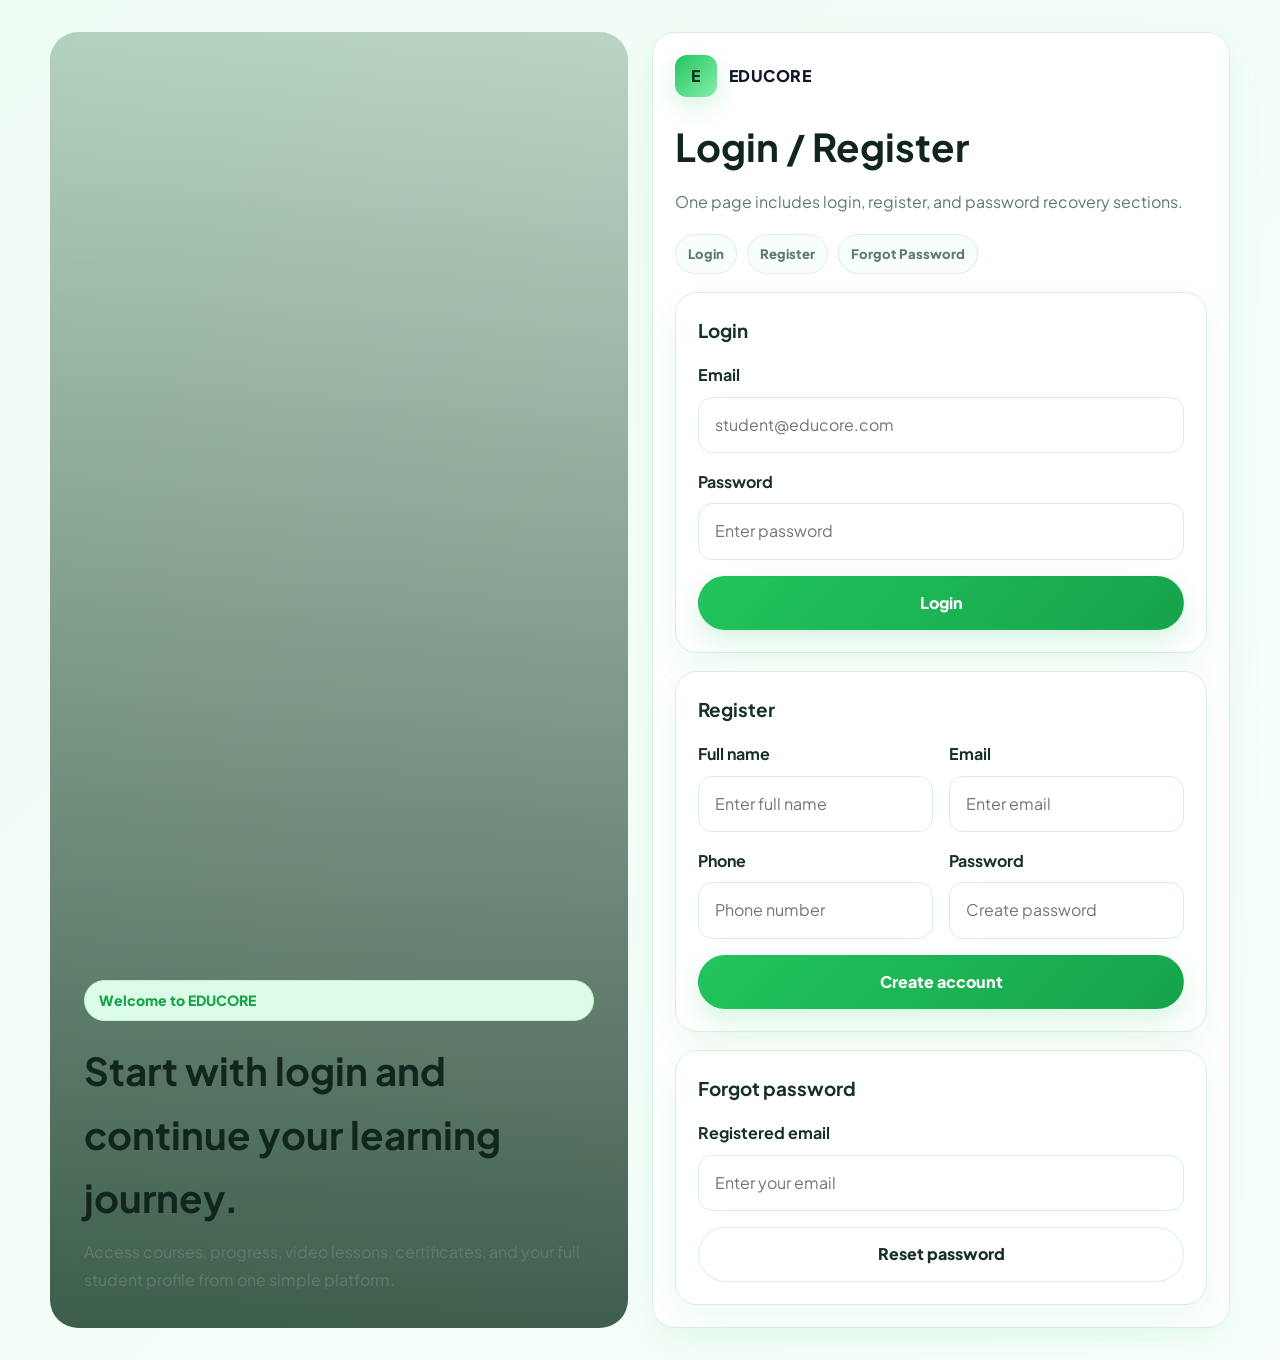
<file: login.html>
<!DOCTYPE html>
<html lang="en">
<head>
  <meta charset="UTF-8"/>
  <meta name="viewport" content="width=device-width, initial-scale=1.0"/>
  <title>EDUCORE Login</title>
  <link rel="preconnect" href="https://fonts.googleapis.com">
  <link rel="preconnect" href="https://fonts.gstatic.com" crossorigin>
  <link href="https://fonts.googleapis.com/css2?family=Plus+Jakarta+Sans:wght@400;500;600;700;800&display=swap" rel="stylesheet">
  <link rel="stylesheet" href="style.css"/>
</head>
<body>
  <section class="auth-wrap">
    <div class="container auth-grid">
      <div class="auth-banner">
        <span class="kicker">Welcome to EDUCORE</span>
        <h2>Start with login and continue your learning journey.</h2>
        <p>Access courses, progress, video lessons, certificates, and your full student profile from one simple platform.</p>
      </div>

      <div class="auth-card">
        <div class="logo" style="margin-bottom:18px">
          <span class="logo-mark">E</span><span>EDUCORE</span>
        </div>

        <h2 style="margin-bottom:10px">Login / Register</h2>
        <p>One page includes login, register, and password recovery sections.</p>

        <div class="inline-actions" style="margin-top:18px;margin-bottom:8px">
          <a class="chip" href="#login-box">Login</a>
          <a class="chip" href="#register-box">Register</a>
          <a class="chip" href="#forgot-box">Forgot Password</a>
        </div>

        <div id="login-box" class="profile-card" style="margin-top:18px">
          <h3>Login</h3>
          <form class="form-grid">
            <div class="field full">
              <label>Email</label>
              <input type="email" placeholder="student@educore.com">
            </div>
            <div class="field full">
              <label>Password</label>
              <input type="password" placeholder="Enter password">
            </div>
            <div class="field full">
              <a class="btn btn-primary" href="index.html">Login</a>
            </div>
          </form>
        </div>

        <div id="register-box" class="profile-card" style="margin-top:18px">
          <h3>Register</h3>
          <form class="form-grid">
            <div class="field">
              <label>Full name</label>
              <input type="text" placeholder="Enter full name">
            </div>
            <div class="field">
              <label>Email</label>
              <input type="email" placeholder="Enter email">
            </div>
            <div class="field">
              <label>Phone</label>
              <input type="text" placeholder="Phone number">
            </div>
            <div class="field">
              <label>Password</label>
              <input type="password" placeholder="Create password">
            </div>
            <div class="field full">
              <a class="btn btn-primary" href="index.html">Create account</a>
            </div>
          </form>
        </div>

        <div id="forgot-box" class="profile-card" style="margin-top:18px">
          <h3>Forgot password</h3>
          <form class="form-grid">
            <div class="field full">
              <label>Registered email</label>
              <input type="email" placeholder="Enter your email">
            </div>
            <div class="field full">
              <a class="btn btn-secondary" href="#">Reset password</a>
            </div>
          </form>
        </div>
      </div>
    </div>
  </section>
</body>
</html>
</file>
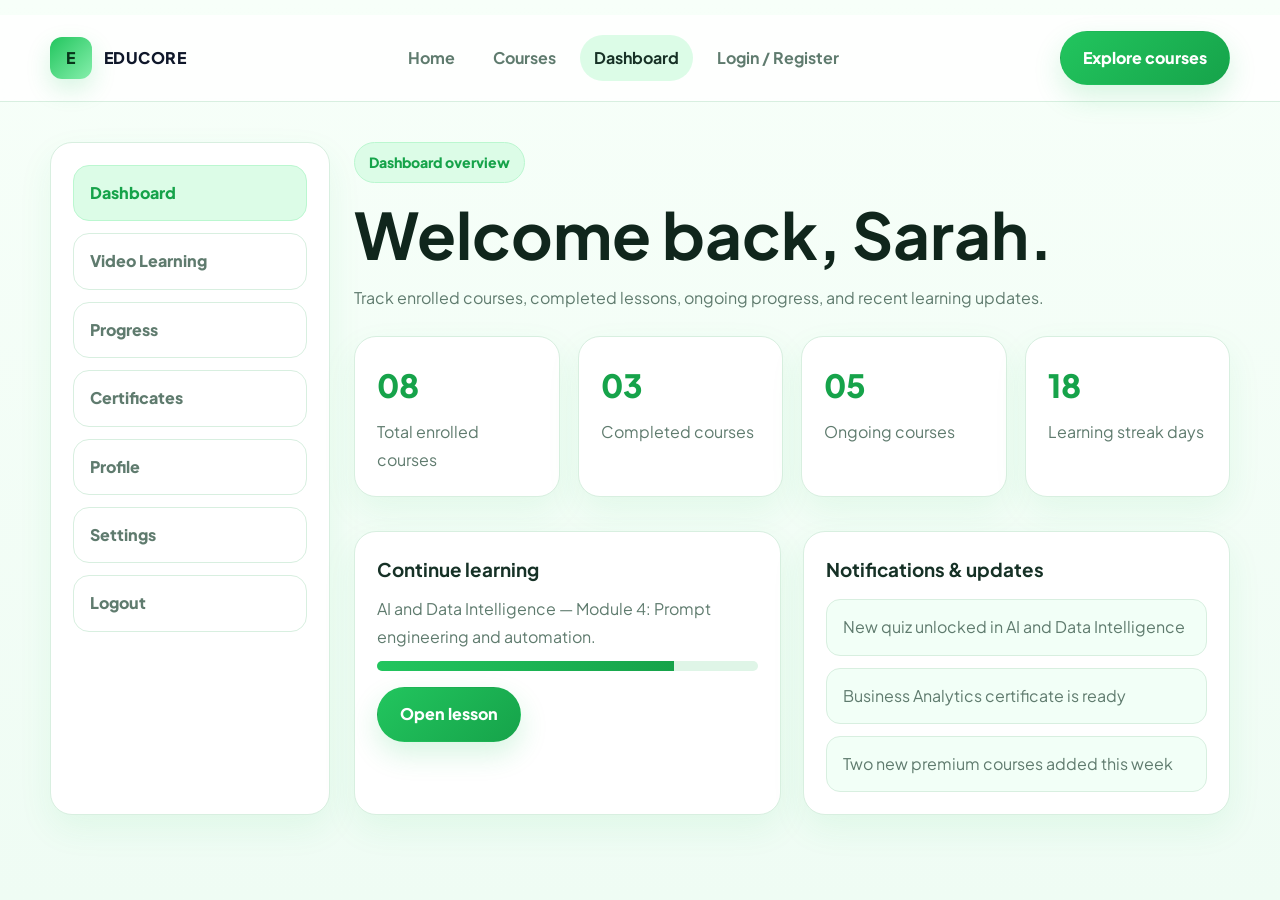
<file: student-panel.html>
<!DOCTYPE html>
<html lang="en">
<head>
  <meta charset="UTF-8"/>
  <meta name="viewport" content="width=device-width, initial-scale=1.0"/>
  <title>EDUCORE Student Panel</title>
  <link rel="preconnect" href="https://fonts.googleapis.com">
  <link rel="preconnect" href="https://fonts.gstatic.com" crossorigin>
  <link href="https://fonts.googleapis.com/css2?family=Plus+Jakarta+Sans:wght@400;500;600;700;800&display=swap" rel="stylesheet">
  <link rel="stylesheet" href="style.css"/>
</head>
<body>
<header class="topbar">
  <div class="container nav">
    <a class="logo" href="index.html"><span class="logo-mark">E</span><span>EDUCORE</span></a>
    <nav class="nav-links">
      <a data-nav href="index.html">Home</a>
      <a data-nav href="courses.html">Courses</a>
      <a data-nav href="student-panel.html">Dashboard</a>
      <a data-nav href="login.html">Login / Register</a>
    </nav>
    <a class="btn btn-primary" href="courses.html">Explore courses</a>
  </div>
</header>

<section class="panel-wrap">
  <div class="container panel-grid">
    <aside class="sidebar-card">
      <a href="#" class="side-link active" data-panel-link="dashboard">Dashboard</a>
      <a href="#" class="side-link" data-panel-link="video-learning">Video Learning</a>
      <a href="#" class="side-link" data-panel-link="progress">Progress</a>
      <a href="#" class="side-link" data-panel-link="certificate">Certificates</a>
      <a href="#" class="side-link" data-panel-link="profile">Profile</a>
      <a href="#" class="side-link" data-panel-link="settings">Settings</a>
      <a href="login.html" class="side-link">Logout</a>
    </aside>

    <main>
      <section id="dashboard" class="panel-section active">
        <span class="kicker">Dashboard overview</span>
        <h1>Welcome back, Sarah.</h1>
        <p>Track enrolled courses, completed lessons, ongoing progress, and recent learning updates.</p>

        <div class="stats" style="margin-top:24px">
          <div class="stat"><strong>08</strong><p>Total enrolled courses</p></div>
          <div class="stat"><strong>03</strong><p>Completed courses</p></div>
          <div class="stat"><strong>05</strong><p>Ongoing courses</p></div>
          <div class="stat"><strong>18</strong><p>Learning streak days</p></div>
        </div>

        <div class="grid-2 section" style="padding-bottom:0">
          <article class="card">
            <h3>Continue learning</h3>
            <p>AI and Data Intelligence — Module 4: Prompt engineering and automation.</p>
            <div class="progress"><span style="width:78%"></span></div>
            <div class="inline-actions" style="margin-top:16px">
              <a class="btn btn-primary" href="#" data-panel-link="video-learning">Open lesson</a>
            </div>
          </article>

          <article class="notification-card">
            <h3>Notifications & updates</h3>
            <ul class="list">
              <li>New quiz unlocked in AI and Data Intelligence</li>
              <li>Business Analytics certificate is ready</li>
              <li>Two new premium courses added this week</li>
            </ul>
          </article>
        </div>
      </section>

      <section id="video-learning" class="panel-section">
        <span class="kicker">Video learning</span>
        <h2>Applied AI lesson player</h2>
        <div class="grid-2 section" style="padding-top:24px;padding-bottom:0">
          <article class="video-card">
            <div class="video-screen">
              <div class="floating-box" style="position:static;width:100%">
                <span class="tag">Now playing</span>
                <h3>Module 4: Prompt engineering and automation</h3>
                <p>Watch the lecture, continue to next lesson, or mark this one complete.</p>
              </div>
            </div>
            <div class="inline-actions" style="margin-top:18px">
              <a class="btn btn-secondary" href="#">Previous lesson</a>
              <a class="btn btn-primary" href="#">Next lesson</a>
              <a class="btn btn-secondary" href="#">Mark complete</a>
            </div>
          </article>

          <article class="card">
            <h3>Lesson list</h3>
            <ul class="list">
              <li>Lesson 1: AI fundamentals</li>
              <li>Lesson 2: Data preparation</li>
              <li>Lesson 3: Model basics</li>
              <li>Lesson 4: Prompt engineering</li>
              <li>Lesson 5: Project walkthrough</li>
            </ul>
          </article>
        </div>
      </section>

      <section id="progress" class="panel-section">
        <span class="kicker">Progress tracking</span>
        <h2>Overall and course-wise learning progress.</h2>
        <div class="grid-2 section" style="padding-top:24px;padding-bottom:0">
          <article class="progress-card">
            <h3>Overall progress</h3>
            <span class="progress-number">68%</span>
            <div class="progress"><span style="width:68%"></span></div>
          </article>

          <article class="progress-card">
            <h3>Completion indicators</h3>
            <ul class="list">
              <li>Completed courses: 03</li>
              <li>Certificates earned: 03</li>
              <li>Premium courses active: 02</li>
            </ul>
          </article>

          <article class="progress-card">
            <h3>Course-wise breakdown</h3>
            <ul class="list">
              <li>AI and Data Intelligence<div class="progress"><span style="width:78%"></span></div></li>
              <li>UI/UX Design Systems<div class="progress"><span style="width:72%"></span></div></li>
              <li>Healthcare Foundations<div class="progress"><span style="width:46%"></span></div></li>
              <li>Business Analytics<div class="progress"><span style="width:100%"></span></div></li>
            </ul>
          </article>
        </div>
      </section>

      <section id="certificate" class="panel-section">
        <span class="kicker">Certificates</span>
        <h2>Display and download verified completion certificates.</h2>
        <div class="certificate-card" style="margin-top:24px">
          <div class="cert-preview">
            <h2>Certificate of Completion</h2>
            <p>This certifies that</p>
            <h3 style="font-size:2rem;margin:10px 0">Sarah</h3>
            <p>has successfully completed</p>
            <h3>Business Analytics</h3>
            <p>Completion date: 03 April 2026</p>
          </div>
          <div class="inline-actions" style="margin-top:18px;justify-content:center">
            <a class="btn btn-primary" href="#">Download certificate</a>
          </div>
        </div>
      </section>

      <section id="profile" class="panel-section">
        <span class="kicker">Profile page</span>
        <h2>Structured user profile integrated with progress and dashboard.</h2>

        <div class="grid-2 section" style="padding-top:24px;padding-bottom:0">
          <article class="profile-card">
            <div class="profile-head">
              <div class="avatar">SH</div>
              <div>
                <h3>Sarah</h3>
                <p>sarah@educore.com</p>
                <p>Focused learner exploring AI, product design, and business strategy for career growth.</p>
              </div>
            </div>
          </article>

          <article class="profile-card">
            <h3>Achievements</h3>
            <ul class="list">
              <li>Certificates earned: 03</li>
              <li>Completed courses: 03</li>
              <li>Learning streak: 18 days</li>
              <li>Premium member status active</li>
            </ul>
          </article>

          <article class="profile-card">
            <h3>Personal information</h3>
            <form class="form-grid">
              <div class="field">
                <label>Username</label>
                <input type="text" value="Sarah">
              </div>
              <div class="field">
                <label>Phone number</label>
                <input type="text" value="+91 98765 43210">
              </div>
              <div class="field full">
                <label>Short bio</label>
                <textarea rows="4">Interested in AI systems, UI/UX, and online education growth.</textarea>
              </div>
              <div class="field full">
                <a class="btn btn-primary" href="#">Edit profile</a>
              </div>
            </form>
          </article>

          <article class="profile-card">
            <h3>Enrolled courses</h3>
            <ul class="list">
              <li>AI and Data Intelligence<div class="progress"><span style="width:78%"></span></div></li>
              <li>UI/UX Design Systems<div class="progress"><span style="width:72%"></span></div></li>
              <li>Healthcare Foundations<div class="progress"><span style="width:46%"></span></div></li>
            </ul>
          </article>

          <article class="profile-card">
            <h3>Activity history</h3>
            <ul class="list">
              <li>Recently viewed: Prompt workflows lesson</li>
              <li>Watched 2 hours of video lessons today</li>
              <li>Opened progress dashboard this morning</li>
            </ul>
          </article>
        </div>
      </section>

      <section id="settings" class="panel-section">
        <span class="kicker">Account settings</span>
        <h2>Manage account and security settings.</h2>
        <div class="grid-2 section" style="padding-top:24px;padding-bottom:0">
          <article class="profile-card">
            <h3>Account controls</h3>
            <div class="inline-actions">
              <a class="btn btn-secondary" href="#">Change password</a>
              <a class="btn btn-secondary" href="#">Edit profile</a>
              <a class="btn btn-primary" href="login.html">Logout</a>
            </div>
          </article>

          <article class="profile-card">
            <h3>Connected workflow</h3>
            <p>This profile is connected with dashboard summaries, course progress, video lessons, and certificate completion records.</p>
          </article>
        </div>
      </section>
    </main>
  </div>
</section>

<script src="app.js"></script>
</body>
</html>
</file>
<file: style.css>
:root{
  --bg:#f5fff9;
  --bg-soft:#ecfbf2;
  --surface:#ffffff;
  --surface-2:#f2fff7;
  --line:#d8efe0;
  --text:#173126;
  --muted:#5f7b6e;
  --primary:#22c55e;
  --primary-dark:#16a34a;
  --primary-soft:#dcfce7;
  --accent:#0f172a;
  --shadow:0 14px 34px rgba(34,197,94,.08);
  --radius-xl:28px;
  --radius-lg:22px;
  --radius-md:16px;
  --radius-sm:12px;
  --container:1180px;
}
*{box-sizing:border-box;margin:0;padding:0}
html{scroll-behavior:smooth}
body{
  font-family:'Plus Jakarta Sans',sans-serif;
  background:linear-gradient(180deg,#f7fff9 0%,#effcf4 100%);
  color:var(--text);
  min-height:100vh;
  line-height:1.65;
align-content:center;
}
a{text-decoration:none;color:inherit}
img{display:block;max-width:100%;height:auto}
button,input,select,textarea{font:inherit;color:inherit}
.container{width:min(var(--container),calc(100% - 32px));margin:auto}
.topbar{
  position:sticky;
  top:0;
  z-index:100;
  background:rgba(255,255,255,.82);
  backdrop-filter:blur(14px);
  border-bottom:1px solid var(--line);
}
.nav{
  display:flex;
  align-items:center;
  justify-content:space-between;
  gap:16px;
  flex-wrap:wrap;
  padding:16px 0;
}
.logo{
  display:flex;
  align-items:center;
  gap:12px;
  font-weight:800;
  letter-spacing:.03em;
  color:var(--accent);
}
.logo-mark{
  width:42px;
  height:42px;
  border-radius:12px;
  display:grid;
  place-items:center;
  background:linear-gradient(135deg,var(--primary),#86efac);
  color:#08351a;
  font-weight:900;
  box-shadow:0 10px 24px rgba(34,197,94,.18);
}
.nav-links{
  display:flex;
  align-items:center;
  gap:10px;
  flex-wrap:wrap;
}
.nav-links a{
  padding:10px 14px;
  border-radius:999px;
  color:var(--muted);
  font-weight:700;
  transition:.25s ease;
}
.nav-links a:hover,.nav-links a.active{
  color:var(--text);
  background:var(--primary-soft);
}
.btn{
  display:inline-flex;
  align-items:center;
  justify-content:center;
  gap:10px;
  padding:13px 22px;
  border-radius:999px;
  border:1px solid transparent;
  font-weight:800;
  cursor:pointer;
  transition:.25s ease;
}
.btn:hover{transform:translateY(-2px)}
.btn-primary{
  background:linear-gradient(135deg,var(--primary),var(--primary-dark));
  color:#fff;
  box-shadow:0 12px 28px rgba(34,197,94,.18);
}
.btn-secondary{
  background:#fff;
  border-color:var(--line);
  color:var(--text);
}
.page-hero{padding:78px 0 42px}
.hero-grid{
  display:grid;
  grid-template-columns:1.05fr .95fr;
  gap:28px;
  align-items:center;
}
.kicker{
  display:inline-flex;
  padding:8px 14px;
  border-radius:999px;
  background:var(--primary-soft);
  border:1px solid #bbf7d0;
  color:var(--primary-dark);
  font-size:.88rem;
  font-weight:800;
  margin-bottom:18px;
}
h1{
  font-size:clamp(2.5rem,5vw,4.8rem);
  line-height:1.05;
  margin-bottom:16px;
  color:#10261c;
}
h2{
  font-size:clamp(1.8rem,3vw,2.8rem);
  margin-bottom:8px;
  color:#10261c;
}
h3{
  font-size:1.18rem;
  margin-bottom:10px;
  color:#163126;
}
p{color:var(--muted);line-height:1.75}
.hero-card,.card,.stat,.sidebar-card,.course-card,.auth-card,.profile-card,.progress-card,.video-card,.certificate-card,.notification-card{
  background:var(--surface);
  border:1px solid var(--line);
  border-radius:var(--radius-lg);
  box-shadow:var(--shadow);
  padding:22px;
}
.hero-image{
  min-height:420px;
  border-radius:var(--radius-xl);
  background:linear-gradient(135deg,rgba(34,197,94,.08),rgba(255,255,255,.18)),url('https://images.unsplash.com/photo-1523240795612-9a054b0db644?auto=format&fit=crop&w=1400&q=80') center/cover;
  position:relative;
  overflow:hidden;
}
.floating-box{
  position:absolute;
  right:18px;
  bottom:18px;
  width:270px;
  background:rgba(255,255,255,.88);
  border:1px solid var(--line);
  border-radius:18px;
  padding:18px;
  backdrop-filter:blur(10px);
}
.section{padding:34px 0 72px}
.section-head{
  display:flex;
  justify-content:space-between;
  align-items:end;
  gap:16px;
  flex-wrap:wrap;
  margin-bottom:24px;
}
.grid-2{display:grid;grid-template-columns:repeat(2,1fr);gap:22px}
.grid-3{display:grid;grid-template-columns:repeat(3,1fr);gap:22px}
.grid-4{display:grid;grid-template-columns:repeat(4,1fr);gap:18px}
.layout-3{display:grid;grid-template-columns:.28fr .72fr;gap:24px}
.layout-2{display:grid;grid-template-columns:1.15fr .85fr;gap:24px}
.stats{
  display:grid;
  grid-template-columns:repeat(4,1fr);
  gap:18px;
  margin-top:28px;
}
.stat strong,.progress-number{
  display:block;
  font-size:2rem;
  color:var(--primary-dark);
  font-weight:800;
  margin-bottom:6px;
}
.tag-row,.chips,.inline-actions,.meta{
  display:flex;
  gap:10px;
  flex-wrap:wrap;
  align-items:center;
}
.tag,.chip,.badge{
  display:inline-flex;
  align-items:center;
  justify-content:center;
  padding:8px 12px;
  border-radius:999px;
  font-weight:800;
  font-size:.82rem;
}
.tag{background:var(--primary-soft);color:var(--primary-dark)}
.chip{background:#f8fffb;border:1px solid var(--line);color:var(--muted)}
.badge{background:#ecfdf3;color:var(--primary-dark)}
.course-card{transition:.28s ease}
.course-card:hover,.card:hover,.profile-card:hover,.progress-card:hover{transform:translateY(-4px)}
.course-card img{
  width:100%;
  height:190px;
  object-fit:cover;
  border-radius:18px;
  margin-bottom:16px;
}
.searchbar{
  display:flex;
  flex-wrap:wrap;
  gap:14px;
  margin-bottom:22px;
}
.searchbar .grow{flex:1 1 320px}
.input,.searchbar input,.searchbar select,.field input,.field textarea,.field select{
  width:100%;
  padding:14px 16px;
  background:#fff;
  border:1px solid var(--line);
  border-radius:14px;
  outline:none;
  transition:.25s ease;
}
.input:focus,.searchbar input:focus,.searchbar select:focus,.field input:focus,.field textarea:focus,.field select:focus{
  border-color:#86efac;
  box-shadow:0 0 0 4px rgba(34,197,94,.08);
}
.field{display:grid;gap:8px}
.field label{font-weight:700;color:var(--text)}
.form-grid{
  display:grid;
  grid-template-columns:repeat(2,1fr);
  gap:16px;
  margin-top:16px;
}
.field.full{grid-column:1/-1}
.list{
  display:grid;
  gap:12px;
  margin-top:14px;
}
.list li{
  list-style:none;
  padding:14px 16px;
  border-radius:14px;
  background:var(--surface-2);
  border:1px solid var(--line);
  color:var(--muted);
}
.side-link{
  display:block;
  padding:14px 16px;
  border-radius:16px;
  background:#fff;
  border:1px solid var(--line);
  color:var(--muted);
  font-weight:800;
  margin-bottom:12px;
  transition:.25s ease;
}
.side-link.active,.side-link:hover{
  background:var(--primary-soft);
  color:var(--primary-dark);
  border-color:#bbf7d0;
}
.progress{
  height:10px;
  border-radius:999px;
  overflow:hidden;
  background:#dff5e7;
  margin-top:10px;
}
.progress span{
  display:block;
  height:100%;
  background:linear-gradient(90deg,var(--primary),var(--primary-dark));
}
.video-screen{
  aspect-ratio:16/9;
  border-radius:22px;
  background:linear-gradient(135deg,rgba(34,197,94,.10),rgba(255,255,255,.08)),url('https://images.unsplash.com/photo-1516321318423-f06f85e504b3?auto=format&fit=crop&w=1200&q=80') center/cover;
  display:flex;
  align-items:end;
  padding:24px;
}
.profile-head{
  display:flex;
  gap:18px;
  align-items:center;
  flex-wrap:wrap;
}
.avatar{
  width:96px;
  height:96px;
  border-radius:28px;
  background:linear-gradient(135deg,var(--primary),#86efac);
  display:grid;
  place-items:center;
  font-size:2rem;
  font-weight:800;
  color:#0d2d18;
}
.pagination{
  display:flex;
  justify-content:center;
  gap:10px;
  margin-top:26px;
}
.page-btn{
  width:42px;
  height:42px;
  border-radius:12px;
  display:grid;
  place-items:center;
  border:1px solid var(--line);
  background:#fff;
  color:var(--muted);
}
.page-btn:hover,.page-btn.active{
  background:var(--primary-soft);
  color:var(--primary-dark);
}
.cert-preview{
  min-height:340px;
  border-radius:22px;
  background:linear-gradient(135deg,#f5fff7,#ecfff2);
  padding:34px;
  color:#183026;
  display:grid;
  align-content:centerr;
  text-align:center;
  border:1px solid var(--line);
}
.cert-preview p{color:#5f7b6e}
.footer{
  padding:28px 0 42px;
  color:var(--muted);
}
.footer-inner{
  padding-top:20px;
  border-top:1px solid var(--line);
  display:flex;
  justify-content:space-between;
  gap:16px;
  flex-wrap:wrap;
}
.auth-wrap{
  min-height:100vh;
  display:grid;
  place-items:center;
  padding:32px 0;
  background:linear-gradient(135deg,#effcf4,#f8fffb);
}
.auth-grid{
  display:grid;
  grid-template-columns:1fr 1fr;
  gap:24px;
  align-items:stretch;
}
.auth-banner{
  min-height:100%;
  border-radius:var(--radius-xl);
  padding:34px;
  background:linear-gradient(135deg,rgba(34,197,94,.12),rgba(255,255,255,.4)),url('https://images.unsplash.com/photo-1509062522246-3755977927d7?auto=format&fit=crop&w=1200&q=80') center/cover;
  color:#fff;
  display:flex;
  flex-direction:column;
  justify-content:end;
  position:relative;
  overflow:hidden;
}
.auth-banner::before{
  content:'';
  position:absolute;
  inset:0;
  background:linear-gradient(180deg,rgba(11,49,28,.18),rgba(11,49,28,.78));
}
.auth-banner>*{position:relative;z-index:1}
.panel-wrap{
  padding:40px 0 70px;
}
.panel-grid{
  display:grid;
  grid-template-columns:280px 1fr;
  gap:24px;
}

.panel-section{display:none}
.panel-section.active{display:block}
.course-detail-box{margin-top:26px}
@media (max-width:1024px){
  .hero-grid,.layout-2,.layout-3,.auth-grid,.panel-grid{grid-template-columns:1fr}
  .grid-4{grid-template-columns:repeat(2,1fr)}
  .grid-3{grid-template-columns:repeat(2,1fr)}
  .stats{grid-template-columns:repeat(2,1fr)}
}
@media (max-width:680px){
  .nav{justify-content:center}
  .nav-links{justify-content:center}
  .grid-2,.grid-3,.grid-4,.form-grid,.stats{grid-template-columns:1fr}
  .hero-image{min-height:300px}
  .page-hero{padding-top:52px}
}
</file>
